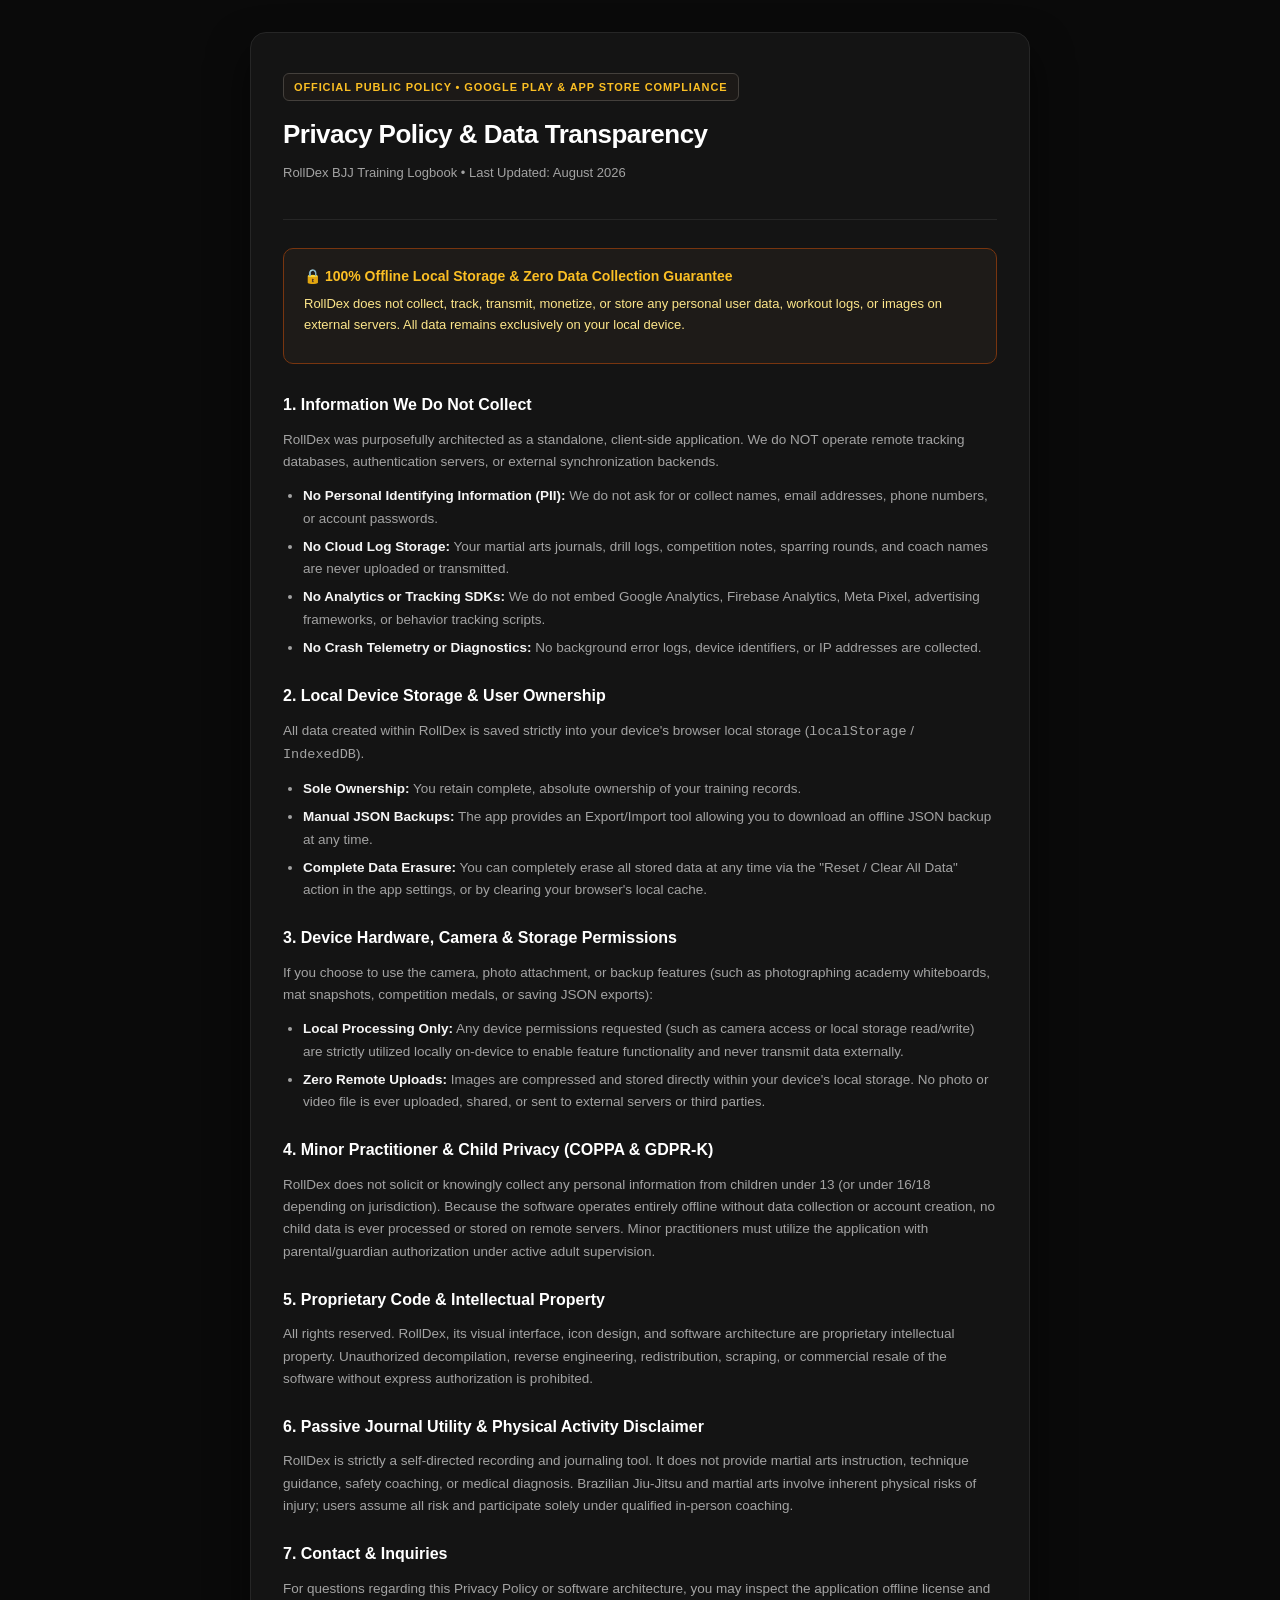
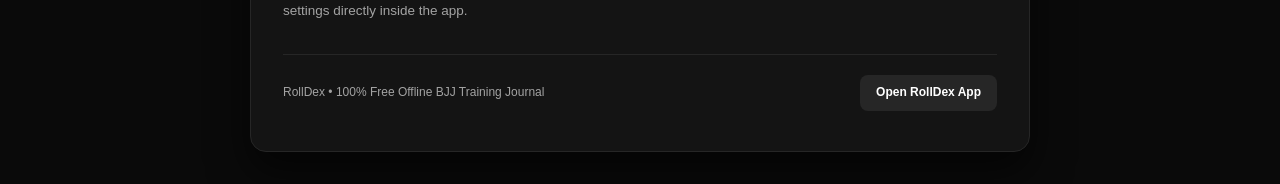
<file: public/privacy.html>
<!DOCTYPE html>
<html lang="en">
<head>
  <meta charset="UTF-8">
  <meta name="viewport" content="width=device-width, initial-scale=1.0">
  <title>Privacy Policy - RollDex BJJ Logbook</title>
  <style>
    :root {
      --bg: #0a0a0a;
      --card-bg: #141414;
      --border: #262626;
      --text-main: #f5f5f5;
      --text-muted: #a3a3a3;
      --accent: #f59e0b;
      --accent-light: #fbbf24;
      --badge-bg: #1c1917;
      --badge-border: #44403c;
    }
    * {
      box-sizing: border-box;
      margin: 0;
      padding: 0;
    }
    body {
      font-family: -apple-system, BlinkMacSystemFont, "Segoe UI", Roboto, Helvetica, Arial, sans-serif;
      background-color: var(--bg);
      color: var(--text-main);
      line-height: 1.65;
      padding: 32px 16px;
    }
    .container {
      max-width: 780px;
      margin: 0 auto;
      background: var(--card-bg);
      border: 1px solid var(--border);
      border-radius: 16px;
      padding: 40px 32px;
      box-shadow: 0 20px 40px rgba(0,0,0,0.6);
    }
    .header {
      border-bottom: 1px solid var(--border);
      padding-bottom: 24px;
      margin-bottom: 28px;
    }
    .badge {
      display: inline-block;
      font-size: 11px;
      font-weight: 700;
      text-transform: uppercase;
      letter-spacing: 0.08em;
      background: var(--badge-bg);
      color: var(--accent-light);
      border: 1px solid var(--badge-border);
      padding: 4px 10px;
      border-radius: 6px;
      margin-bottom: 12px;
    }
    h1 {
      font-size: 26px;
      font-weight: 800;
      letter-spacing: -0.02em;
      color: #ffffff;
      margin-bottom: 6px;
    }
    .subtitle {
      font-size: 13px;
      color: var(--text-muted);
    }
    .highlight-box {
      background: #1e1b18;
      border: 1px solid #78350f;
      border-radius: 10px;
      padding: 16px 20px;
      margin-bottom: 28px;
    }
    .highlight-box h3 {
      font-size: 14px;
      color: var(--accent-light);
      margin-bottom: 4px;
    }
    .highlight-box p {
      font-size: 13px;
      color: #fde68a;
    }
    h2 {
      font-size: 16px;
      font-weight: 700;
      color: #ffffff;
      margin-top: 24px;
      margin-bottom: 10px;
      display: flex;
      align-items: center;
      gap: 8px;
    }
    p, li {
      font-size: 13.5px;
      color: var(--text-muted);
      margin-bottom: 12px;
    }
    ul {
      padding-left: 20px;
      margin-bottom: 16px;
    }
    li {
      margin-bottom: 6px;
    }
    strong {
      color: var(--text-main);
    }
    .footer {
      border-top: 1px solid var(--border);
      padding-top: 20px;
      margin-top: 32px;
      font-size: 12px;
      color: var(--text-muted);
      display: flex;
      justify-content: space-between;
      align-items: center;
      flex-wrap: wrap;
      gap: 10px;
    }
    .back-btn {
      display: inline-block;
      background: #262626;
      color: #ffffff;
      padding: 8px 16px;
      border-radius: 8px;
      text-decoration: none;
      font-size: 12px;
      font-weight: 600;
      transition: background 0.2s;
    }
    .back-btn:hover {
      background: #333333;
    }
  </style>
</head>
<body>
  <div class="container">
    <div class="header">
      <span class="badge">Official Public Policy • Google Play & App Store Compliance</span>
      <h1>Privacy Policy & Data Transparency</h1>
      <p class="subtitle">RollDex BJJ Training Logbook • Last Updated: August 2026</p>
    </div>

    <div class="highlight-box">
      <h3>🔒 100% Offline Local Storage & Zero Data Collection Guarantee</h3>
      <p>RollDex does not collect, track, transmit, monetize, or store any personal user data, workout logs, or images on external servers. All data remains exclusively on your local device.</p>
    </div>

    <h2>1. Information We Do Not Collect</h2>
    <p>RollDex was purposefully architected as a standalone, client-side application. We do NOT operate remote tracking databases, authentication servers, or external synchronization backends.</p>
    <ul>
      <li><strong>No Personal Identifying Information (PII):</strong> We do not ask for or collect names, email addresses, phone numbers, or account passwords.</li>
      <li><strong>No Cloud Log Storage:</strong> Your martial arts journals, drill logs, competition notes, sparring rounds, and coach names are never uploaded or transmitted.</li>
      <li><strong>No Analytics or Tracking SDKs:</strong> We do not embed Google Analytics, Firebase Analytics, Meta Pixel, advertising frameworks, or behavior tracking scripts.</li>
      <li><strong>No Crash Telemetry or Diagnostics:</strong> No background error logs, device identifiers, or IP addresses are collected.</li>
    </ul>

    <h2>2. Local Device Storage & User Ownership</h2>
    <p>All data created within RollDex is saved strictly into your device's browser local storage (<code>localStorage</code> / <code>IndexedDB</code>).</p>
    <ul>
      <li><strong>Sole Ownership:</strong> You retain complete, absolute ownership of your training records.</li>
      <li><strong>Manual JSON Backups:</strong> The app provides an Export/Import tool allowing you to download an offline JSON backup at any time.</li>
      <li><strong>Complete Data Erasure:</strong> You can completely erase all stored data at any time via the "Reset / Clear All Data" action in the app settings, or by clearing your browser's local cache.</li>
    </ul>

    <h2>3. Device Hardware, Camera & Storage Permissions</h2>
    <p>If you choose to use the camera, photo attachment, or backup features (such as photographing academy whiteboards, mat snapshots, competition medals, or saving JSON exports):</p>
    <ul>
      <li><strong>Local Processing Only:</strong> Any device permissions requested (such as camera access or local storage read/write) are strictly utilized locally on-device to enable feature functionality and never transmit data externally.</li>
      <li><strong>Zero Remote Uploads:</strong> Images are compressed and stored directly within your device's local storage. No photo or video file is ever uploaded, shared, or sent to external servers or third parties.</li>
    </ul>

    <h2>4. Minor Practitioner & Child Privacy (COPPA & GDPR-K)</h2>
    <p>RollDex does not solicit or knowingly collect any personal information from children under 13 (or under 16/18 depending on jurisdiction). Because the software operates entirely offline without data collection or account creation, no child data is ever processed or stored on remote servers. Minor practitioners must utilize the application with parental/guardian authorization under active adult supervision.</p>

    <h2>5. Proprietary Code & Intellectual Property</h2>
    <p>All rights reserved. RollDex, its visual interface, icon design, and software architecture are proprietary intellectual property. Unauthorized decompilation, reverse engineering, redistribution, scraping, or commercial resale of the software without express authorization is prohibited.</p>

    <h2>6. Passive Journal Utility & Physical Activity Disclaimer</h2>
    <p>RollDex is strictly a self-directed recording and journaling tool. It does not provide martial arts instruction, technique guidance, safety coaching, or medical diagnosis. Brazilian Jiu-Jitsu and martial arts involve inherent physical risks of injury; users assume all risk and participate solely under qualified in-person coaching.</p>

    <h2>7. Contact & Inquiries</h2>
    <p>For questions regarding this Privacy Policy or software architecture, you may inspect the application offline license and settings directly inside the app.</p>

    <div class="footer">
      <span>RollDex • 100% Free Offline BJJ Training Journal</span>
      <a href="/" class="back-btn">Open RollDex App</a>
    </div>
  </div>
</body>
</html>
</file>
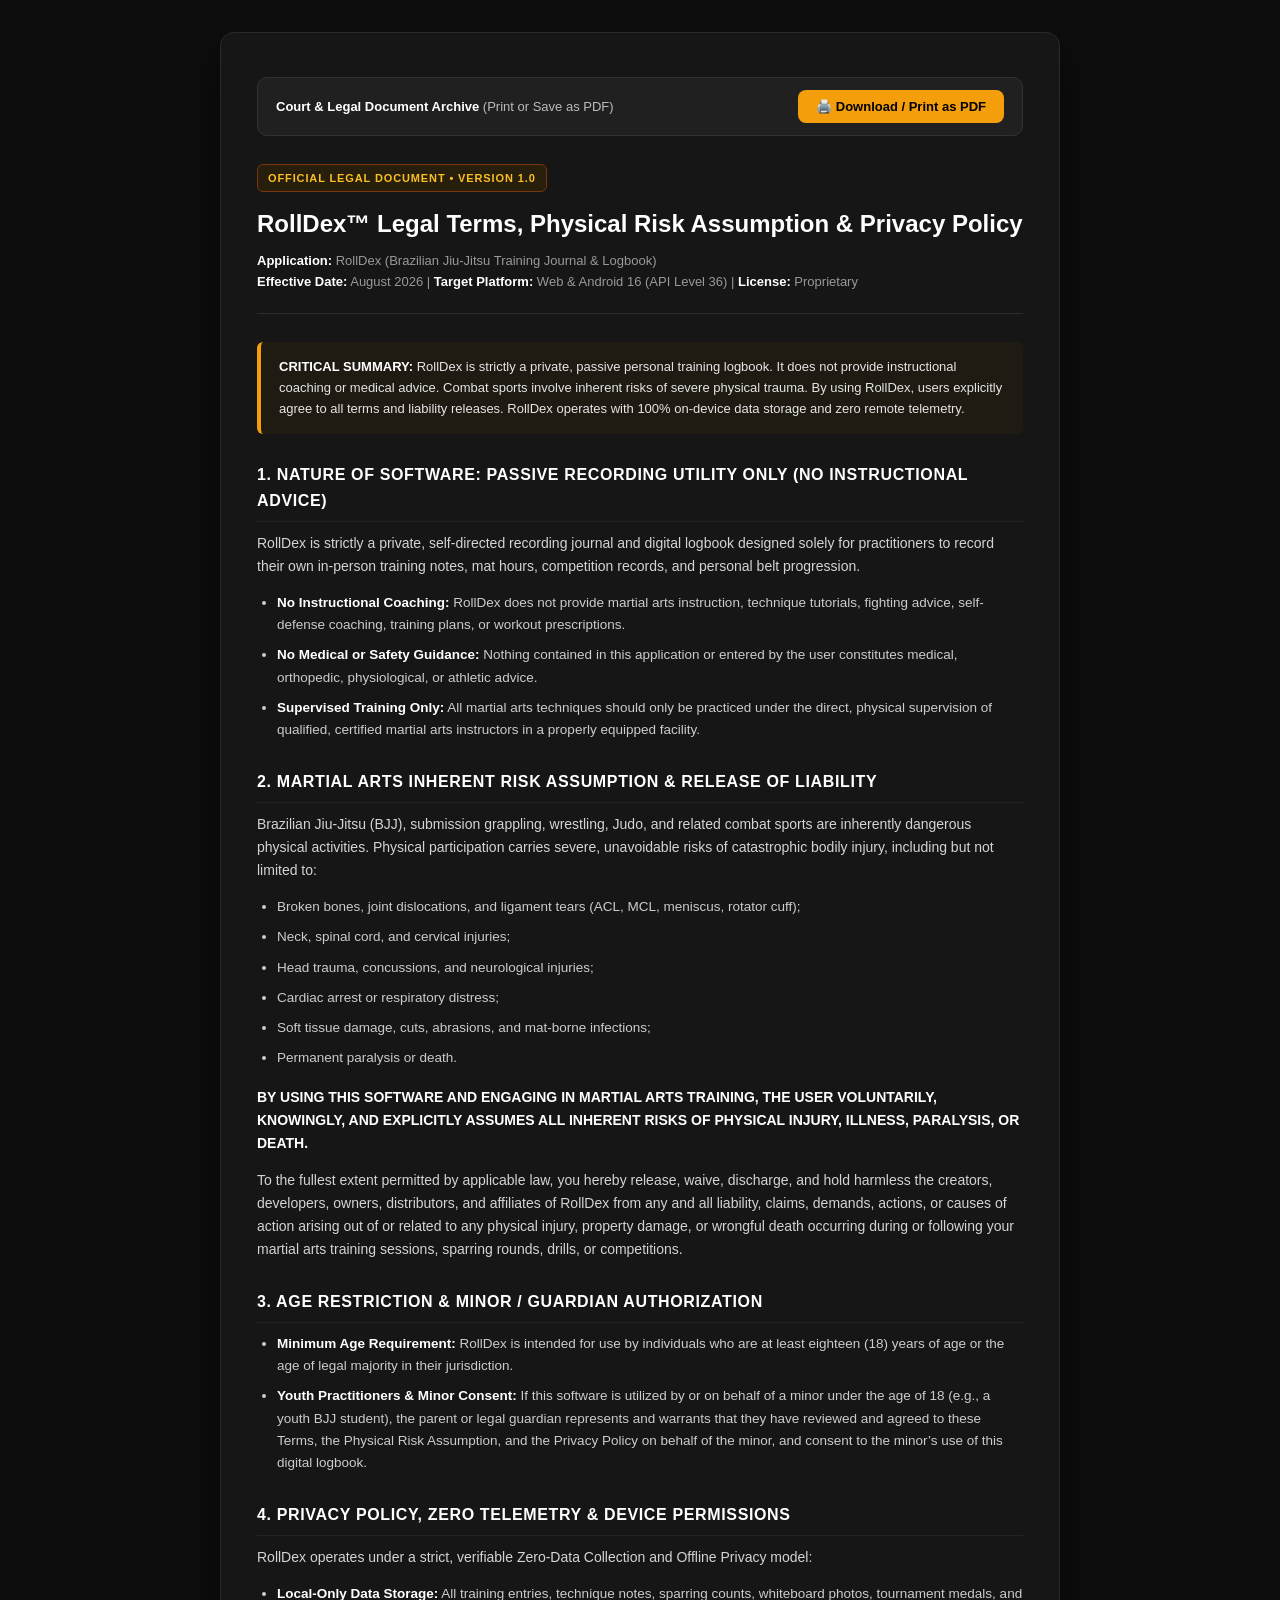
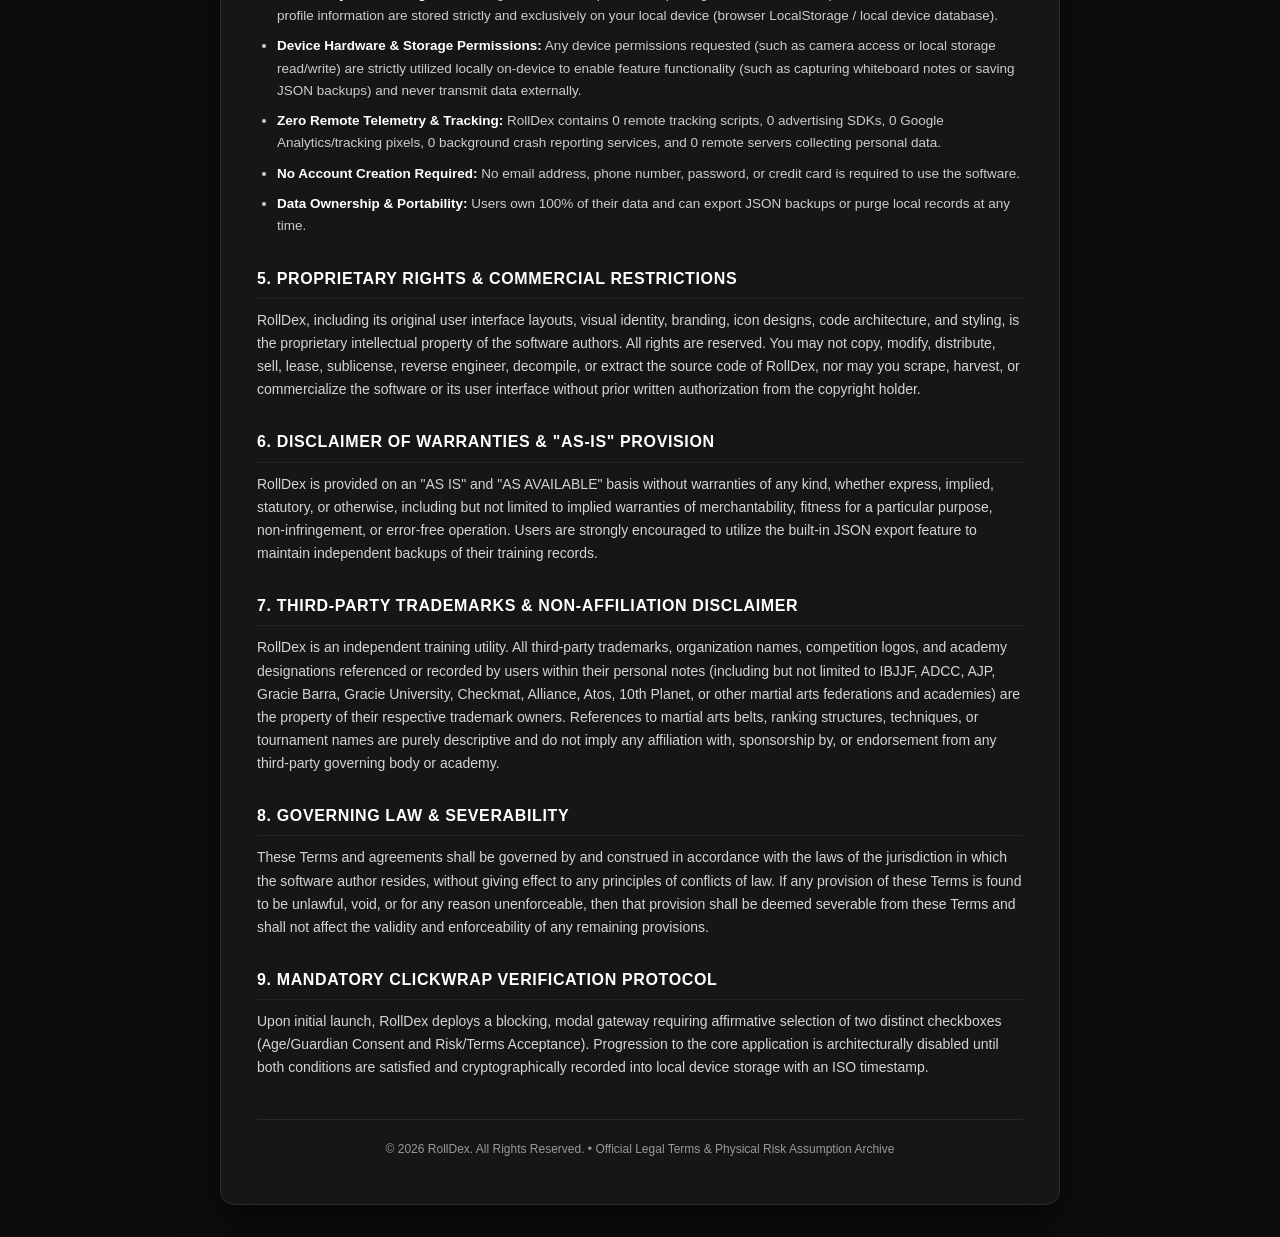
<file: public/terms-pdf.html>
<!DOCTYPE html>
<html lang="en">
<head>
  <meta charset="UTF-8">
  <meta name="viewport" content="width=device-width, initial-scale=1.0">
  <title>RollDex - Legal Terms, Risk Disclaimer & Privacy Policy</title>
  <style>
    @media print {
      body {
        background: #ffffff !important;
        color: #111111 !important;
        padding: 0 !important;
      }
      .no-print {
        display: none !important;
      }
      .container {
        border: none !important;
        box-shadow: none !important;
        padding: 0 !important;
        max-width: 100% !important;
      }
      a {
        text-decoration: none;
        color: #000000;
      }
      .section {
        page-break-inside: avoid;
      }
    }

    :root {
      --bg: #0d0d0d;
      --card-bg: #161616;
      --border: #2a2a2a;
      --text-main: #f0f0f0;
      --text-muted: #999999;
      --accent: #f59e0b;
    }

    * {
      box-sizing: border-box;
      margin: 0;
      padding: 0;
    }

    body {
      font-family: -apple-system, BlinkMacSystemFont, "Segoe UI", Roboto, Helvetica, Arial, sans-serif;
      background-color: var(--bg);
      color: var(--text-main);
      line-height: 1.65;
      padding: 32px 16px;
    }

    .container {
      max-width: 840px;
      margin: 0 auto;
      background: var(--card-bg);
      border: 1px solid var(--border);
      border-radius: 14px;
      padding: 44px 36px;
      box-shadow: 0 20px 40px rgba(0,0,0,0.5);
    }

    .actions-bar {
      display: flex;
      justify-content: space-between;
      align-items: center;
      background: #202020;
      border: 1px solid #333333;
      border-radius: 10px;
      padding: 12px 18px;
      margin-bottom: 28px;
    }

    .btn {
      background: var(--accent);
      color: #000000;
      font-weight: 700;
      font-size: 13px;
      padding: 9px 18px;
      border-radius: 8px;
      border: none;
      cursor: pointer;
      display: inline-flex;
      align-items: center;
      gap: 8px;
      transition: opacity 0.2s;
    }

    .btn:hover {
      opacity: 0.9;
    }

    .btn-secondary {
      background: #333333;
      color: #ffffff;
    }

    .header {
      border-bottom: 1px solid var(--border);
      padding-bottom: 20px;
      margin-bottom: 28px;
    }

    .badge {
      display: inline-block;
      font-size: 11px;
      font-weight: 800;
      text-transform: uppercase;
      letter-spacing: 0.08em;
      background: #271f0c;
      color: #fbbf24;
      border: 1px solid #78350f;
      padding: 4px 10px;
      border-radius: 6px;
      margin-bottom: 12px;
    }

    h1 {
      font-size: 24px;
      font-weight: 800;
      color: #ffffff;
      margin-bottom: 6px;
    }

    .meta {
      font-size: 13px;
      color: var(--text-muted);
    }

    .callout {
      background: #1f1b13;
      border-left: 4px solid var(--accent);
      border-radius: 6px;
      padding: 14px 18px;
      margin: 22px 0;
      font-size: 13px;
      color: #e5e5e5;
    }

    h2 {
      font-size: 16px;
      font-weight: 700;
      color: #ffffff;
      margin: 28px 0 10px 0;
      padding-bottom: 6px;
      border-bottom: 1px solid #222222;
      text-transform: uppercase;
      letter-spacing: 0.04em;
    }

    p {
      font-size: 14px;
      color: #d4d4d4;
      margin-bottom: 14px;
    }

    ul {
      margin-left: 20px;
      margin-bottom: 16px;
    }

    li {
      font-size: 13.5px;
      color: #cccccc;
      margin-bottom: 8px;
    }

    strong {
      color: #ffffff;
    }

    .footer {
      margin-top: 40px;
      padding-top: 20px;
      border-top: 1px solid var(--border);
      font-size: 12px;
      color: var(--text-muted);
      text-align: center;
    }
  </style>
</head>
<body>

  <div class="container">
    
    <!-- Top Action Bar for PDF Generation -->
    <div class="actions-bar no-print">
      <div style="font-size: 13px; color: #bbb;">
        <strong>Court & Legal Document Archive</strong> (Print or Save as PDF)
      </div>
      <div style="display: flex; gap: 10px;">
        <button class="btn" onclick="window.print()">
          🖨️ Download / Print as PDF
        </button>
      </div>
    </div>

    <div class="header">
      <div class="badge">Official Legal Document • Version 1.0</div>
      <h1>RollDex™ Legal Terms, Physical Risk Assumption & Privacy Policy</h1>
      <div class="meta">
        <strong>Application:</strong> RollDex (Brazilian Jiu-Jitsu Training Journal & Logbook)<br>
        <strong>Effective Date:</strong> August 2026 | <strong>Target Platform:</strong> Web & Android 16 (API Level 36) | <strong>License:</strong> Proprietary
      </div>
    </div>

    <div class="callout">
      <strong>CRITICAL SUMMARY:</strong> RollDex is strictly a private, passive personal training logbook. It does not provide instructional coaching or medical advice. Combat sports involve inherent risks of severe physical trauma. By using RollDex, users explicitly agree to all terms and liability releases. RollDex operates with 100% on-device data storage and zero remote telemetry.
    </div>

    <div class="section">
      <h2>1. Nature of Software: Passive Recording Utility Only (No Instructional Advice)</h2>
      <p>RollDex is strictly a private, self-directed recording journal and digital logbook designed solely for practitioners to record their own in-person training notes, mat hours, competition records, and personal belt progression.</p>
      <ul>
        <li><strong>No Instructional Coaching:</strong> RollDex does not provide martial arts instruction, technique tutorials, fighting advice, self-defense coaching, training plans, or workout prescriptions.</li>
        <li><strong>No Medical or Safety Guidance:</strong> Nothing contained in this application or entered by the user constitutes medical, orthopedic, physiological, or athletic advice.</li>
        <li><strong>Supervised Training Only:</strong> All martial arts techniques should only be practiced under the direct, physical supervision of qualified, certified martial arts instructors in a properly equipped facility.</li>
      </ul>
    </div>

    <div class="section">
      <h2>2. Martial Arts Inherent Risk Assumption & Release of Liability</h2>
      <p>Brazilian Jiu-Jitsu (BJJ), submission grappling, wrestling, Judo, and related combat sports are inherently dangerous physical activities. Physical participation carries severe, unavoidable risks of catastrophic bodily injury, including but not limited to:</p>
      <ul>
        <li>Broken bones, joint dislocations, and ligament tears (ACL, MCL, meniscus, rotator cuff);</li>
        <li>Neck, spinal cord, and cervical injuries;</li>
        <li>Head trauma, concussions, and neurological injuries;</li>
        <li>Cardiac arrest or respiratory distress;</li>
        <li>Soft tissue damage, cuts, abrasions, and mat-borne infections;</li>
        <li>Permanent paralysis or death.</li>
      </ul>
      <p><strong>BY USING THIS SOFTWARE AND ENGAGING IN MARTIAL ARTS TRAINING, THE USER VOLUNTARILY, KNOWINGLY, AND EXPLICITLY ASSUMES ALL INHERENT RISKS OF PHYSICAL INJURY, ILLNESS, PARALYSIS, OR DEATH.</strong></p>
      <p>To the fullest extent permitted by applicable law, you hereby release, waive, discharge, and hold harmless the creators, developers, owners, distributors, and affiliates of RollDex from any and all liability, claims, demands, actions, or causes of action arising out of or related to any physical injury, property damage, or wrongful death occurring during or following your martial arts training sessions, sparring rounds, drills, or competitions.</p>
    </div>

    <div class="section">
      <h2>3. Age Restriction & Minor / Guardian Authorization</h2>
      <ul>
        <li><strong>Minimum Age Requirement:</strong> RollDex is intended for use by individuals who are at least eighteen (18) years of age or the age of legal majority in their jurisdiction.</li>
        <li><strong>Youth Practitioners & Minor Consent:</strong> If this software is utilized by or on behalf of a minor under the age of 18 (e.g., a youth BJJ student), the parent or legal guardian represents and warrants that they have reviewed and agreed to these Terms, the Physical Risk Assumption, and the Privacy Policy on behalf of the minor, and consent to the minor’s use of this digital logbook.</li>
      </ul>
    </div>

    <div class="section">
      <h2>4. Privacy Policy, Zero Telemetry & Device Permissions</h2>
      <p>RollDex operates under a strict, verifiable Zero-Data Collection and Offline Privacy model:</p>
      <ul>
        <li><strong>Local-Only Data Storage:</strong> All training entries, technique notes, sparring counts, whiteboard photos, tournament medals, and profile information are stored strictly and exclusively on your local device (browser LocalStorage / local device database).</li>
        <li><strong>Device Hardware & Storage Permissions:</strong> Any device permissions requested (such as camera access or local storage read/write) are strictly utilized locally on-device to enable feature functionality (such as capturing whiteboard notes or saving JSON backups) and never transmit data externally.</li>
        <li><strong>Zero Remote Telemetry & Tracking:</strong> RollDex contains 0 remote tracking scripts, 0 advertising SDKs, 0 Google Analytics/tracking pixels, 0 background crash reporting services, and 0 remote servers collecting personal data.</li>
        <li><strong>No Account Creation Required:</strong> No email address, phone number, password, or credit card is required to use the software.</li>
        <li><strong>Data Ownership & Portability:</strong> Users own 100% of their data and can export JSON backups or purge local records at any time.</li>
      </ul>
    </div>

    <div class="section">
      <h2>5. Proprietary Rights & Commercial Restrictions</h2>
      <p>RollDex, including its original user interface layouts, visual identity, branding, icon designs, code architecture, and styling, is the proprietary intellectual property of the software authors. All rights are reserved. You may not copy, modify, distribute, sell, lease, sublicense, reverse engineer, decompile, or extract the source code of RollDex, nor may you scrape, harvest, or commercialize the software or its user interface without prior written authorization from the copyright holder.</p>
    </div>

    <div class="section">
      <h2>6. Disclaimer of Warranties & "AS-IS" Provision</h2>
      <p>RollDex is provided on an "AS IS" and "AS AVAILABLE" basis without warranties of any kind, whether express, implied, statutory, or otherwise, including but not limited to implied warranties of merchantability, fitness for a particular purpose, non-infringement, or error-free operation. Users are strongly encouraged to utilize the built-in JSON export feature to maintain independent backups of their training records.</p>
    </div>

    <div class="section">
      <h2>7. Third-Party Trademarks & Non-Affiliation Disclaimer</h2>
      <p>RollDex is an independent training utility. All third-party trademarks, organization names, competition logos, and academy designations referenced or recorded by users within their personal notes (including but not limited to IBJJF, ADCC, AJP, Gracie Barra, Gracie University, Checkmat, Alliance, Atos, 10th Planet, or other martial arts federations and academies) are the property of their respective trademark owners. References to martial arts belts, ranking structures, techniques, or tournament names are purely descriptive and do not imply any affiliation with, sponsorship by, or endorsement from any third-party governing body or academy.</p>
    </div>

    <div class="section">
      <h2>8. Governing Law & Severability</h2>
      <p>These Terms and agreements shall be governed by and construed in accordance with the laws of the jurisdiction in which the software author resides, without giving effect to any principles of conflicts of law. If any provision of these Terms is found to be unlawful, void, or for any reason unenforceable, then that provision shall be deemed severable from these Terms and shall not affect the validity and enforceability of any remaining provisions.</p>
    </div>

    <div class="section">
      <h2>9. Mandatory Clickwrap Verification Protocol</h2>
      <p>Upon initial launch, RollDex deploys a blocking, modal gateway requiring affirmative selection of two distinct checkboxes (Age/Guardian Consent and Risk/Terms Acceptance). Progression to the core application is architecturally disabled until both conditions are satisfied and cryptographically recorded into local device storage with an ISO timestamp.</p>
    </div>

    <div class="footer">
      © 2026 RollDex. All Rights Reserved. • Official Legal Terms & Physical Risk Assumption Archive
    </div>

  </div>

</body>
</html>
</file>
